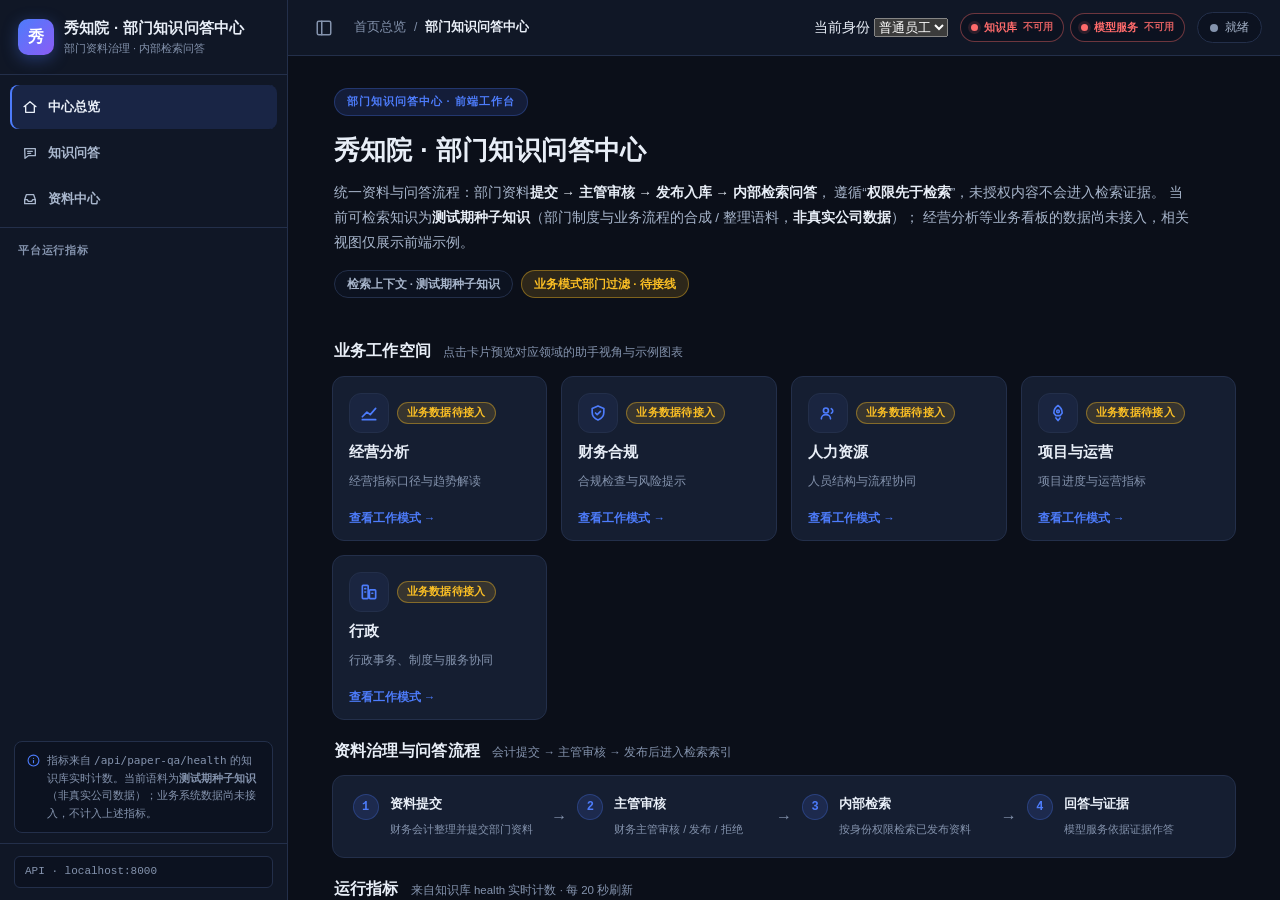
<file: static/index.html>
<!DOCTYPE html>
<html lang="zh-CN">
<head>
<meta charset="UTF-8">
<meta name="viewport" content="width=device-width, initial-scale=1.0, viewport-fit=cover">
<meta name="color-scheme" content="dark">
<title>Knowledge Lantern · 部门知识问答中心</title>
<link rel="stylesheet" href="/static/css/app.css?v=dept-qa-20260917-1">
</head>
<body>
<div id="app">

  <!-- ══════════════ 左侧导航（移动端为抽屉，含遮罩） ══════════════ -->
  <aside id="sidebar" aria-label="主导航">
    <div class="sidebar-brand">
      <div class="brand-logo" aria-hidden="true">秀</div>
      <div class="brand-text">
        <div class="brand-title">秀知院 · 部门知识问答中心</div>
        <div class="brand-sub">部门资料治理 · 内部检索问答</div>
      </div>
      <div class="sidebar-actions">
        <button class="icon-btn" id="btn-close-sidebar" type="button" title="关闭导航" aria-label="关闭导航">
          <svg width="16" height="16" viewBox="0 0 24 24" fill="none" stroke="currentColor" stroke-width="2" stroke-linecap="round" aria-hidden="true"><line x1="6" y1="6" x2="18" y2="18"/><line x1="18" y1="6" x2="6" y2="18"/></svg>
        </button>
      </div>
    </div>

    <!-- 视图导航 -->
    <nav class="sidebar-nav" aria-label="视图切换">
      <button class="nav-item is-active" type="button" data-view="home" aria-current="page">
        <span class="nav-icon" aria-hidden="true"><svg width="16" height="16" viewBox="0 0 24 24" fill="none" stroke="currentColor" stroke-width="2" stroke-linecap="round" stroke-linejoin="round"><path d="M3 11.5 12 4l9 7.5"/><path d="M5.5 10.5V20h13v-9.5"/></svg></span><span>中心总览</span>
      </button>
      <button class="nav-item" type="button" data-view="knowledge">
        <span class="nav-icon" aria-hidden="true"><svg width="16" height="16" viewBox="0 0 24 24" fill="none" stroke="currentColor" stroke-width="2" stroke-linecap="round" stroke-linejoin="round"><path d="M4 5.5h16v10.5H9.5L4.5 20z"/><path d="M8.5 9.5h7"/><path d="M8.5 12.5h4.5"/></svg></span><span>知识问答</span>
      </button>
      <button class="nav-item" type="button" data-view="ingest">
        <span class="nav-icon" aria-hidden="true"><svg width="16" height="16" viewBox="0 0 24 24" fill="none" stroke="currentColor" stroke-width="2" stroke-linecap="round" stroke-linejoin="round"><path d="M4 13h4l1.5 2.5h5L16 13h4"/><path d="M6.5 5.5h11l2.5 7.5v6h-16v-6z"/></svg></span><span>资料中心</span>
      </button>
    </nav>

    <!-- 知识视图：本页会话记录 -->
    <div class="sidebar-context" id="context-sessions" hidden>
      <div class="sidebar-search">
        <div class="search-box">
          <svg width="14" height="14" viewBox="0 0 24 24" fill="none" stroke="currentColor" stroke-width="2" stroke-linecap="round" aria-hidden="true"><circle cx="11" cy="11" r="7"/><line x1="21" y1="21" x2="16.5" y2="16.5"/></svg>
          <input id="session-search" type="text" placeholder="搜索本页会话…" aria-label="搜索本页会话">
        </div>
      </div>
      <div class="sidebar-search">
        <button class="btn btn-ghost btn-sm btn-block" id="btn-new-session" type="button">
          <svg width="14" height="14" viewBox="0 0 24 24" fill="none" stroke="currentColor" stroke-width="2" stroke-linecap="round" aria-hidden="true"><line x1="12" y1="5" x2="12" y2="19"/><line x1="5" y1="12" x2="19" y2="12"/></svg>
          新建会话
        </button>
      </div>
      <div class="sidebar-section-label">
        <span>本页会话记录</span>
        <button class="icon-btn" id="btn-refresh-sessions" type="button" title="刷新会话列表" aria-label="刷新会话列表">
          <svg width="14" height="14" viewBox="0 0 24 24" fill="none" stroke="currentColor" stroke-width="2" stroke-linecap="round" aria-hidden="true"><polyline points="23 4 23 10 17 10"/><path d="M20.49 15a9 9 0 1 1-2.12-9.36L23 10"/></svg>
        </button>
      </div>
      <div class="sidebar-sessions" id="session-list"></div>
      <div class="sidebar-note">
        <svg width="13" height="13" viewBox="0 0 24 24" fill="none" stroke="currentColor" stroke-width="2" stroke-linecap="round" aria-hidden="true"><circle cx="12" cy="12" r="10"/><line x1="12" y1="16" x2="12" y2="12"/><line x1="12" y1="8" x2="12.01" y2="8"/></svg>
        <span>问答会话记录保存在浏览器本地，并按当前身份请求后端校验。</span>
      </div>
    </div>

    <!-- 首页视图：平台运行指标（来自 health 实时计数） -->
    <div class="sidebar-context" id="context-home" hidden>
      <div class="sidebar-section-label"><span>平台运行指标</span></div>
      <div class="home-metrics" id="home-metrics"></div>
      <div class="sidebar-note">
        <svg width="13" height="13" viewBox="0 0 24 24" fill="none" stroke="currentColor" stroke-width="2" stroke-linecap="round" aria-hidden="true"><circle cx="12" cy="12" r="10"/><line x1="12" y1="16" x2="12" y2="12"/><line x1="12" y1="8" x2="12.01" y2="8"/></svg>
        <span>指标来自 <code>/api/paper-qa/health</code> 的知识库实时计数。当前语料为<b>测试期种子知识</b>（非真实公司数据）；业务系统数据尚未接入，不计入上述指标。</span>
      </div>
    </div>

    <div class="sidebar-footer">
      <div class="endpoint-chip" id="endpoint-chip" title="API 端点">连接中…</div>
    </div>
  </aside>
  <div class="sidebar-backdrop" id="sidebar-backdrop" hidden></div>

  <!-- ══════════════ 主区域 ══════════════ -->
  <main id="main">
    <div class="main-header">
      <button class="icon-btn" id="btn-toggle-sidebar" type="button" title="折叠/展开侧边栏" aria-label="折叠/展开侧边栏" aria-controls="sidebar" aria-expanded="true">
        <svg width="18" height="18" viewBox="0 0 24 24" fill="none" stroke="currentColor" stroke-width="2" stroke-linecap="round" aria-hidden="true"><rect x="3" y="3" width="18" height="18" rx="2"/><line x1="9" y1="3" x2="9" y2="21"/></svg>
      </button>
      <div class="crumb">
        <span class="crumb-home" id="crumb-home">中心总览</span>
        <span class="crumb-sep" aria-hidden="true">/</span>
        <span class="crumb-current" id="crumb-current">部门知识问答中心</span>
      </div>
      <span class="spacer"></span>
      <label class="identity-select" for="identity-select">当前身份
        <select id="identity-select" aria-label="切换当前身份（演示身份）">
          <option value="employee">普通员工</option>
          <option value="accountant">财务会计</option>
          <option value="finance_supervisor">财务主管</option>
        </select>
      </label>

      <div class="route-badge INTERNAL_RETRIEVAL" id="fixed-route-badge" title="知识工作空间使用内部检索；系统仅保留 DIRECT 与 INTERNAL_RETRIEVAL 两条路径" hidden>
        <span class="dot"></span>INTERNAL_RETRIEVAL
      </div>

      <div class="health-group" role="group" aria-label="服务健康状态">
        <div class="health-chip" id="health-db" data-state="checking">
          <span class="health-dot"></span><span class="health-label">知识库</span>
          <span class="health-detail" id="health-db-detail">检查中…</span>
        </div>
        <div class="health-chip" id="health-model" data-state="checking">
          <span class="health-dot"></span><span class="health-label">模型服务</span>
          <span class="health-detail" id="health-model-detail">检查中…</span>
        </div>
      </div>

      <span class="status-pill" role="status" aria-live="polite">
        <span class="status-dot idle" id="status-dot"></span>
        <span id="status-text">就绪</span>
      </span>
    </div>

    <!-- ══════════ 视图一：中心总览 ══════════ -->
    <section id="view-home" class="view-panel" aria-label="中心总览">
      <div class="home-scroll">

        <div class="hero-block">
          <div class="hero-badge">部门知识问答中心 · 前端工作台</div>
          <h1>秀知院 · 部门知识问答中心</h1>
          <p class="hero-sub">
            统一资料与问答流程：部门资料<b>提交 → 主管审核 → 发布入库 → 内部检索问答</b>，
            遵循“<b>权限先于检索</b>”，未授权内容不会进入检索证据。
            当前可检索知识为<b>测试期种子知识</b>（部门制度与业务流程的合成 / 整理语料，<b>非真实公司数据</b>）；
            经营分析等业务看板的数据尚未接入，相关视图仅展示前端示例。
          </p>
          <div class="hero-scope" role="note">
            <span class="scope-chip">检索上下文 · 测试期种子知识</span>
            <span class="scope-chip pending">业务模式部门过滤 · 待接线</span>
          </div>
        </div>

        <div class="section-head">
          <h2>业务工作空间</h2>
          <span class="section-hint">点击卡片预览对应领域的助手视角与示例图表</span>
        </div>
        <div class="mode-grid" id="mode-grid" role="list"></div>

        <div class="section-head">
          <h2>资料治理与问答流程</h2>
          <span class="section-hint">会计提交 → 主管审核 → 发布后进入检索索引</span>
        </div>
        <div class="flow-strip" aria-label="资料治理与问答流程">
          <div class="flow-step"><span class="flow-idx">1</span><div><b>资料提交</b><i>财务会计整理并提交部门资料</i></div></div>
          <span class="flow-arrow" aria-hidden="true">→</span>
          <div class="flow-step"><span class="flow-idx">2</span><div><b>主管审核</b><i>财务主管审核 / 发布 / 拒绝</i></div></div>
          <span class="flow-arrow" aria-hidden="true">→</span>
          <div class="flow-step"><span class="flow-idx">3</span><div><b>内部检索</b><i>按身份权限检索已发布资料</i></div></div>
          <span class="flow-arrow" aria-hidden="true">→</span>
          <div class="flow-step"><span class="flow-idx">4</span><div><b>回答与证据</b><i>模型服务依据证据作答</i></div></div>
        </div>

        <div class="section-head">
          <h2>运行指标</h2>
          <span class="section-hint">来自知识库 health 实时计数 · 每 20 秒刷新</span>
        </div>
        <div class="stat-grid" id="stat-grid"></div>

        <!-- 业务模式工作提示（卡片点击后显示） -->
        <div class="mode-workspace" id="mode-workspace" hidden>
          <div class="mode-ws-banner">
            <span class="banner-icon" aria-hidden="true">
              <svg width="16" height="16" viewBox="0 0 24 24" fill="none" stroke="currentColor" stroke-width="2" stroke-linecap="round" aria-hidden="true"><circle cx="12" cy="12" r="10"/><line x1="12" y1="16" x2="12" y2="12"/><line x1="12" y1="8" x2="12.01" y2="8"/></svg>
            </span>
            <div>
              <b id="mode-ws-name">经营分析</b>
              <p>业务看板数据<b>尚未接入</b>：示例问题会切换到知识问答视图，由当前可检索的
              <b>测试期种子知识</b>（部门制度与业务流程语料，非真实公司数据）检索作答；
              图表为前端按该模式生成的<b>示例序列</b>，不代表任何真实经营结果。
              业务模式的部门过滤（applicable_departments）<b>待后端接线</b>，当前证据不按部门筛选。</p>
            </div>
          </div>
          <div class="mode-ws-actions">
            <span class="mode-ws-label">示例问题（交给知识检索回答）：</span>
            <div class="prompt-chip-wrap" id="prompt-chips"></div>
          </div>
        </div>

        <!-- 图表卡 -->
        <div class="chart-card">
          <div class="chart-head">
            <div class="chart-title-wrap">
              <h2>生成分析图</h2>
              <span class="data-badge demo" id="chart-data-badge">示例数据 · 前端生成</span>
            </div>
            <div class="chart-controls">
              <label class="ctl">业务模式
                <select id="chart-mode" aria-label="选择业务模式"></select>
              </label>
              <label class="ctl" id="ctl-granularity">时间粒度
                <select id="chart-granularity" aria-label="选择时间粒度">
                  <option value="day">按日</option>
                  <option value="week">按周</option>
                  <option value="month" selected>按月</option>
                  <option value="quarter">按季</option>
                </select>
              </label>
              <div class="seg" id="chart-type-seg" role="group" aria-label="图表类型">
                <button class="seg-btn is-active" type="button" data-type="line" aria-pressed="true">折线</button>
                <button class="seg-btn" type="button" data-type="bar" aria-pressed="false">柱状</button>
              </div>
              <button class="btn btn-primary btn-sm" id="btn-gen-chart" type="button">生成分析图</button>
            </div>
          </div>
          <div class="chart-body">
            <div class="chart-main-title" id="chart-main-title">生成中…</div>
            <div class="chart-svg" id="chart-svg" aria-label="分析图"></div>
            <details class="chart-data-table" id="chart-data-table">
              <summary>数据明细</summary>
              <div class="chart-table-wrap" id="chart-table-body"></div>
            </details>
          </div>
          <div class="chart-foot">
            <span><b>数据状态：</b><span id="chart-status">—</span></span>
            <span><b>时间范围：</b><span id="chart-range">—</span></span>
            <span><b>来源说明：</b><span id="chart-source">—</span></span>
          </div>
        </div>

      </div>
    </section>

    <!-- ══════════ 视图二：资料中心 ══════════ -->
    <section id="view-ingest" class="view-panel" aria-label="资料中心" hidden>
      <div class="standalone-page">
        <div class="page-kicker">KNOWLEDGE GOVERNANCE · 资料治理</div>
        <h1>资料中心</h1>
        <p class="page-lead">会计提交 → 财务主管审核 → 发布入库。资料只有通过审核发布后才会进入检索索引。
          本页按所选身份展示可用操作：<b>财务会计</b>填写并提交资料，<b>财务主管</b>审核 / 发布 / 拒绝。
          前端禁用或隐藏仅作体验引导，不是权限边界 —— 真实授权由后端 IAM 按 user_id 校验。</p>

        <div class="knowledge-admin-panel" id="knowledge-admin-panel" hidden>
          <div class="section-kicker">ACCOUNTANT SUBMIT · SUPERVISOR REVIEW</div>
          <h3>会计提交 / 主管审核工作台</h3>
          <p class="muted" id="knowledge-role-note">切换右上角身份后，此工作台会自动按身份启用或停用控件；越权操作仍会被后端拒绝。</p>

          <div class="admin-field-grid">
            <div class="field">
              <label for="ingest-document-id">文档 ID <span class="field-opt">（可留空自动生成）</span></label>
              <input id="ingest-document-id" placeholder="例如 DOC-SAMPLE-001">
            </div>
            <div class="field">
              <label for="ingest-title">资料标题 <span class="field-req">必填</span></label>
              <input id="ingest-title" placeholder="一句话说明资料主题" required>
            </div>
            <div class="field">
              <label for="ingest-classification">资料密级</label>
              <select id="ingest-classification" title="资料密级：public 公开 / internal 内部 / restricted 受限">
                <option value="internal">internal（内部）</option>
                <option value="restricted">restricted（受限）</option>
                <option value="public">public（公开）</option>
              </select>
            </div>
            <div class="field">
              <label for="ingest-department">所属部门 <span class="field-opt">（展示用元数据）</span></label>
              <select id="ingest-department" title="展示用部门标签；授权仍由 classification 决定">
                <option value="财务合规" selected>财务合规</option>
                <option value="经营分析">经营分析</option>
                <option value="人力资源">人力资源</option>
                <option value="项目与运营">项目与运营</option>
                <option value="行政">行政</option>
              </select>
            </div>
          </div>

          <div class="field">
            <label for="ingest-content">资料正文 <span class="field-req">必填</span></label>
            <textarea id="ingest-content" rows="4" placeholder="粘贴资料正文…" required></textarea>
          </div>

          <div class="field-pending" aria-disabled="true">
            <div class="field-pending-head">
              <span>适用部门过滤（applicable_departments）</span>
              <span class="pending-badge">待接线</span>
            </div>
            <div class="pending-chips" aria-hidden="true">
              <span>财务</span><span>经营分析</span><span>人力资源</span><span>项目与运营</span><span>行政</span>
            </div>
            <p class="muted">当前 <code>/api/knowledge/ingest</code> 与检索接口尚未接收适用部门字段，前端不会伪造该参数；
              接入后将用于「进入检索前按部门过滤」。</p>
          </div>

          <div class="admin-form-actions">
            <button class="btn btn-primary" id="btn-ingest" type="button">
              <span class="spinner" id="ingest-spinner"></span>
              <span id="ingest-text">提交审核</span>
            </button>
            <button class="btn btn-ghost" id="btn-refresh-docs" type="button">刷新待审资料</button>
          </div>
          <div id="knowledge-admin-status" class="admin-status" role="status" aria-live="polite"></div>
          <div id="knowledge-admin-list" class="admin-list"></div>
        </div>
      </div>
    </section>

    <!-- ══════════ 视图三：知识问答（部门知识库内部检索工作空间） ══════════ -->
    <section id="view-knowledge" class="view-panel" aria-label="知识问答" hidden>
      <div class="chat-area" id="chat-area">
        <div class="chat-inner" id="chat-inner"></div>
      </div>

      <div class="input-area">
        <div class="input-shell">
          <!-- 领域选择器：前端工作上下文（非 Agent、非用户权限），由 JS 按 BUSINESS_MODES 渲染 -->
          <div class="biz-selector" id="biz-selector" role="group" aria-label="问答领域">
            <div class="biz-selector-head">
              <span class="biz-selector-title">问答领域</span>
              <span class="biz-selector-hint" id="biz-selector-hint">部门知识库检索问答</span>
            </div>
            <div class="biz-selector-btns" id="biz-selector-btns"></div>
            <div class="biz-selector-notice" id="biz-selector-notice" hidden></div>
          </div>
          <div class="input-row">
            <label class="sr-only" for="task-input">知识问题输入</label>
            <textarea id="task-input" rows="2"
              placeholder="输入问题，例如：财务合规的“月末结账”处理流程是什么？"
              aria-label="知识问题输入"></textarea>
            <button class="btn btn-primary" id="submit-btn" type="button">
              <span class="spinner" id="spinner"></span>
              <span id="submit-text">发送</span>
            </button>
            <button class="btn btn-ghost" id="cancel-btn" type="button" style="display:none">取消</button>
          </div>
          <div class="input-hints">
            <span><kbd>Enter</kbd> 发送 · <kbd>Shift+Enter</kbd> 换行</span>
            <span>固定内部检索路由 INTERNAL_RETRIEVAL → 模型服务依据证据作答</span>
          </div>
        </div>
      </div>
    </section>
  </main>
</div>

<!-- Toast -->
<div id="toast" role="status" aria-live="polite"></div>

<script type="module" src="/static/js/app.js?v=dept-qa-20260917-1"></script>
</body>
</html>
</file>
<file: static/css/app.css>
/* ═══════════════════════════════════════════════════════════════════
   Knowledge Lantern — 部门知识问答中心 设计系统（深色企业知识工作台）
   可信蓝主色 + 状态绿辅助 · INTERNAL_RETRIEVAL → 模型服务
   自包含：无外部 CDN / 字体依赖，纯 CSS 变量主题
   可读性 / 键盘可用性 / 移动端优先，动效克制
   ═══════════════════════════════════════════════════════════════════ */

:root {
  /* ── 主题色板（深色企业风：靛蓝主色 + 语义色）── */
  --bg-root: #0b0f19;
  --bg-surface: #101726;
  --bg-card: #151e31;
  --bg-elev: #1a2540;
  --bg-hover: #1e2a46;
  --bg-input: #0c1220;
  --border: #232f4a;
  --border-strong: #33415e;
  --text-primary: #e8eef7;
  --text-secondary: #a8b6cc;
  --text-muted: #8493ad;

  --accent: #4d7cfb;
  --accent-hover: #6b92ff;
  --accent-strong: #3560d6;        /* 主按钮填充：白字 ≥4.5:1 (WCAG AA) */
  --accent-strong-hover: #3f6adc;  /* 主按钮 hover：白字 ≥4.5:1 */
  --accent-soft: rgba(77, 124, 251, 0.14);
  --accent-dim: rgba(77, 124, 251, 0.28);

  --green: #3dd68c;
  --green-soft: rgba(61, 214, 140, 0.14);
  --red: #ff6b6b;
  --red-soft: rgba(255, 107, 107, 0.14);
  --yellow: #fbbf24;
  --yellow-soft: rgba(251, 191, 36, 0.14);
  --blue: #5aa2ff;
  --blue-soft: rgba(90, 162, 255, 0.14);
  --purple: #a78bfa;
  --purple-soft: rgba(167, 139, 250, 0.14);

  /* ── 字体 ── */
  --font-sans: -apple-system, BlinkMacSystemFont, "Segoe UI", "PingFang SC",
    "Hiragino Sans GB", "Microsoft YaHei", "Noto Sans CJK SC", "Helvetica Neue",
    Arial, sans-serif;
  --font-mono: "JetBrains Mono", "SFMono-Regular", "Cascadia Code", Consolas,
    "Courier New", monospace;

  /* ── 布局 / 圆角 / 阴影 ── */
  --sidebar-width: 288px;
  --radius-lg: 16px;
  --radius: 12px;
  --radius-sm: 8px;
  --radius-xs: 6px;
  --shadow-card: 0 1px 2px rgba(0, 0, 0, 0.3), 0 4px 16px rgba(0, 0, 0, 0.22);
  --shadow-pop: 0 8px 32px rgba(0, 0, 0, 0.45);
  --shadow-accent: 0 4px 16px rgba(77, 124, 251, 0.35);

  --header-h: 56px;
  --transition: 0.18s ease;
}

* { box-sizing: border-box; margin: 0; padding: 0; }

html, body { height: 100%; }

body {
  font-family: var(--font-sans);
  background: var(--bg-root);
  color: var(--text-primary);
  line-height: 1.6;
  -webkit-font-smoothing: antialiased;
  font-size: 14px;
}

#app { display: flex; height: 100vh; height: 100dvh; overflow: hidden; }

a { color: var(--accent); }
a:hover { color: var(--accent-hover); }

:focus-visible { outline: 2px solid var(--accent); outline-offset: 2px; border-radius: var(--radius-xs); }

/* 结构性隐藏文本（表单标签） */
.sr-only {
  position: absolute; width: 1px; height: 1px; padding: 0; margin: -1px;
  overflow: hidden; clip: rect(0 0 0 0); white-space: nowrap; border: 0;
}

/* 尊重系统的减少动效偏好 */
@media (prefers-reduced-motion: reduce) {
  *, *::before, *::after {
    animation-duration: .001ms !important;
    animation-iteration-count: 1 !important;
    transition-duration: .001ms !important;
    scroll-behavior: auto !important;
  }
}
::-webkit-scrollbar { width: 8px; height: 8px; }
::-webkit-scrollbar-track { background: transparent; }
::-webkit-scrollbar-thumb { background: var(--border); border-radius: 4px; }
::-webkit-scrollbar-thumb:hover { background: var(--border-strong); }

/* ═══════════════════════════════════════════════════════════════
   Sidebar
   ═══════════════════════════════════════════════════════════════ */
#sidebar {
  width: var(--sidebar-width);
  min-width: var(--sidebar-width);
  background: var(--bg-surface);
  border-right: 1px solid var(--border);
  display: flex;
  flex-direction: column;
  overflow: hidden;
  transition: width var(--transition), min-width var(--transition), transform var(--transition);
  z-index: 30;
}
#sidebar.collapsed { width: 0; min-width: 0; border-right: none; }

/* 移动端抽屉 + 遮罩 */
.sidebar-backdrop {
  position: fixed; inset: 0; z-index: 25;
  background: rgba(3, 7, 18, .62);
}
#btn-close-sidebar { display: none; }

@media (max-width: 900px) {
  #sidebar {
    position: fixed;
    inset: 0 auto 0 0;
    transform: translateX(-100%);
    width: min(var(--sidebar-width), 86vw);
    min-width: min(var(--sidebar-width), 86vw);
    box-shadow: var(--shadow-pop);
  }
  /* 移动端忽略桌面 collapsed 宽度，统一用 mobile-open 控制显隐 */
  #sidebar.collapsed { width: min(var(--sidebar-width), 86vw); min-width: min(var(--sidebar-width), 86vw); border-right: 1px solid var(--border); }
  #sidebar.mobile-open { transform: translateX(0); }
  #btn-close-sidebar { display: inline-flex; }
}
@media (min-width: 901px) {
  .sidebar-backdrop { display: none !important; }
}

.sidebar-brand {
  display: flex;
  align-items: center;
  gap: 10px;
  padding: 16px 18px;
  border-bottom: 1px solid var(--border);
}
.brand-logo {
  width: 36px; height: 36px; border-radius: 10px;
  background: linear-gradient(135deg, var(--accent), #8b5cf6);
  display: flex; align-items: center; justify-content: center;
  color: #fff; font-weight: 800; font-size: 16px;
  box-shadow: var(--shadow-accent);
  flex-shrink: 0;
}
.brand-text { min-width: 0; flex: 1; }
.brand-title {
  font-size: 15px; font-weight: 700; letter-spacing: .2px;
  white-space: nowrap; overflow: hidden; text-overflow: ellipsis;
}
.brand-sub { font-size: 11px; color: var(--text-muted); white-space: nowrap; }

.sidebar-actions { display: flex; gap: 4px; flex-shrink: 0; }
.icon-btn {
  width: 36px; height: 36px; border-radius: var(--radius-sm);
  background: transparent; border: none; color: var(--text-muted);
  cursor: pointer; display: inline-flex; align-items: center; justify-content: center;
  transition: background var(--transition), color var(--transition);
}
.icon-btn:hover { background: var(--bg-hover); color: var(--text-primary); }
/* 触屏设备保证主要图标按钮 ≥44px */
@media (pointer: coarse) {
  .icon-btn { width: 44px; height: 44px; }
}

.sidebar-search { padding: 12px 14px 4px; }
.search-box {
  display: flex; align-items: center; gap: 8px;
  background: var(--bg-input); border: 1px solid var(--border);
  border-radius: var(--radius-sm); padding: 8px 12px;
  transition: border-color var(--transition);
}
.search-box:focus-within { border-color: var(--accent); }
.search-box input {
  flex: 1; min-width: 0; background: none; border: none; outline: none;
  color: var(--text-primary); font-size: 13px; font-family: var(--font-sans);
}
.search-box input::placeholder { color: var(--text-muted); }
.search-box svg { flex-shrink: 0; color: var(--text-muted); }

.sidebar-section-label {
  padding: 14px 18px 6px;
  font-size: 11px; font-weight: 700; letter-spacing: .8px;
  color: var(--text-muted); text-transform: uppercase;
  display: flex; align-items: center; justify-content: space-between;
}

.sidebar-sessions {
  flex: 1; overflow-y: auto; padding: 4px 8px 8px;
}
.session-item {
  padding: 10px 12px; border-radius: var(--radius-sm);
  cursor: pointer; font-size: 13px; color: var(--text-secondary);
  transition: background var(--transition), color var(--transition);
  margin-bottom: 2px;
  display: flex; align-items: center; gap: 8px;
}
.session-item:hover { background: var(--bg-hover); color: var(--text-primary); }
.session-item.active {
  background: var(--accent-soft); color: var(--text-primary);
  box-shadow: inset 2px 0 0 var(--accent);
}
.session-item .icon { font-size: 15px; flex-shrink: 0; }
.session-item .title {
  flex: 1; min-width: 0;
  overflow: hidden; text-overflow: ellipsis; white-space: nowrap;
}
.session-item .steps {
  font-size: 11px; color: var(--text-muted);
  background: var(--bg-card); border: 1px solid var(--border);
  padding: 1px 8px; border-radius: 10px; flex-shrink: 0;
  font-variant-numeric: tabular-nums;
}

.sidebar-note {
  margin: 0 14px 10px;
  padding: 10px 12px;
  background: var(--bg-input); border: 1px solid var(--border);
  border-radius: var(--radius-sm);
  font-size: 11px; color: var(--text-muted); line-height: 1.6;
  display: flex; gap: 7px; align-items: flex-start;
}
.sidebar-note svg { flex-shrink: 0; margin-top: 2px; color: var(--accent); }

.sidebar-footer {
  padding: 12px 14px; border-top: 1px solid var(--border);
  display: flex; flex-direction: column; gap: 8px;
}
.endpoint-chip {
  font-size: 11px; color: var(--text-muted);
  font-family: var(--font-mono);
  background: var(--bg-input); border: 1px solid var(--border);
  border-radius: var(--radius-xs); padding: 6px 10px;
  overflow: hidden; text-overflow: ellipsis; white-space: nowrap;
}

/* ═══════════════════════════════════════════════════════════════
   Main / Header
   ═══════════════════════════════════════════════════════════════ */
#main {
  flex: 1; display: flex; flex-direction: column;
  overflow: hidden; min-width: 0;
}

.main-header {
  height: var(--header-h);
  padding: 0 18px;
  border-bottom: 1px solid var(--border);
  background: var(--bg-surface);
  display: flex; align-items: center; gap: 12px;
  flex-shrink: 0;
}
.crumb { display: flex; align-items: center; gap: 8px; min-width: 0; }
.crumb .crumb-home { font-size: 13px; color: var(--text-muted); flex-shrink: 0; }
.crumb .crumb-sep { color: var(--text-muted); flex-shrink: 0; font-size: 12px; }
.crumb .crumb-current {
  font-size: 13px; font-weight: 600; color: var(--text-primary);
  overflow: hidden; text-overflow: ellipsis; white-space: nowrap; max-width: 28vw;
}
.main-header .spacer { flex: 1; }

/* 固定路由徽章 */
.route-badge {
  display: inline-flex; align-items: center; gap: 6px;
  padding: 5px 12px; border-radius: 20px;
  font-size: 12px; font-weight: 700; letter-spacing: .3px;
  border: 1px solid; font-family: var(--font-sans);
  white-space: nowrap;
}
.route-badge.INTERNAL_RETRIEVAL { color: var(--blue); background: var(--blue-soft); border-color: rgba(90,162,255,.4); }
.route-badge .dot { width: 7px; height: 7px; border-radius: 50%; background: currentColor; }
#fixed-route-badge { flex-shrink: 0; }

/* 健康状态 */
.health-group { display: flex; gap: 6px; flex-shrink: 0; }
.health-chip {
  display: inline-flex; align-items: center; gap: 6px;
  padding: 5px 10px; border-radius: 20px;
  background: var(--bg-input); border: 1px solid var(--border);
  font-size: 11px; color: var(--text-secondary); font-weight: 600;
}
.health-chip .health-dot { width: 7px; height: 7px; border-radius: 50%; background: var(--text-muted); flex-shrink: 0; }
.health-chip[data-state="ok"] .health-dot { background: var(--green); box-shadow: 0 0 0 3px var(--green-soft); }
.health-chip[data-state="error"] .health-dot { background: var(--red); box-shadow: 0 0 0 3px var(--red-soft); }
.health-chip[data-state="checking"] .health-dot { background: var(--yellow); animation: pulse 1.4s infinite; }
.health-chip[data-state="error"] { border-color: rgba(255,107,107,.4); color: var(--red); }
.health-chip[data-state="ok"] { border-color: rgba(61,214,140,.35); }
.health-detail {
  font-family: var(--font-mono); font-size: 10px; color: inherit; opacity: .85;
  max-width: 140px; overflow: hidden; text-overflow: ellipsis; white-space: nowrap;
}
@keyframes pulse { 0%,100% {opacity:1} 50% {opacity:.35} }

.status-pill {
  display: inline-flex; align-items: center; gap: 7px;
  padding: 5px 12px; border-radius: 20px;
  background: var(--bg-input); border: 1px solid var(--border);
  font-size: 12px; font-weight: 500; color: var(--text-secondary);
  flex-shrink: 0;
}
.status-dot { width: 8px; height: 8px; border-radius: 50%; background: var(--text-muted); flex-shrink: 0; }
.status-dot.idle { background: var(--text-muted); }
.status-dot.running { background: var(--green); animation: pulse 1.4s infinite; }
.status-dot.error { background: var(--red); }
.status-dot.disconnected { background: var(--yellow); }

/* ═══════════════════════════════════════════════════════════════
   Chat area
   ═══════════════════════════════════════════════════════════════ */
.chat-area {
  flex: 1; overflow-y: auto; padding: 20px clamp(16px, 5vw, 56px) 12px;
  display: flex; flex-direction: column; gap: 16px;
}
.chat-inner { max-width: 880px; margin: 0 auto; width: 100%; display: flex; flex-direction: column; gap: 16px; }

/* Empty state */
.empty-state {
  display: flex; flex-direction: column; align-items: center; justify-content: center;
  min-height: 62vh; gap: 14px; color: var(--text-muted); text-align: center; padding: 24px;
}
.empty-state .logo-ring {
  width: 72px; height: 72px; border-radius: 20px;
  background: linear-gradient(135deg, var(--accent), #8b5cf6);
  display: flex; align-items: center; justify-content: center;
  color: #fff; box-shadow: var(--shadow-accent);
}
.empty-state h3 { font-size: 20px; color: var(--text-primary); letter-spacing: .5px; }
.empty-state .tagline { font-size: 13px; color: var(--text-muted); max-width: 560px; line-height: 1.8; }
.empty-route {
  display: flex; align-items: center; gap: 10px; margin-top: 4px; flex-wrap: wrap; justify-content: center;
}
.empty-route-note { font-size: 12px; color: var(--text-muted); }

.test-questions { margin-top: 10px; max-width: 600px; width: 100%; }
.test-label {
  font-size: 12px; font-weight: 700; color: var(--text-secondary);
  margin-bottom: 8px; letter-spacing: .4px;
}
.test-chip-wrap { display: flex; flex-direction: column; gap: 8px; }
.test-chip {
  text-align: left; font-size: 13px; color: var(--text-secondary);
  background: var(--bg-card); border: 1px solid var(--border);
  border-radius: var(--radius-sm); padding: 9px 14px; cursor: pointer;
  transition: all var(--transition); line-height: 1.5;
  font-family: var(--font-sans);
}
.test-chip:hover {
  background: var(--bg-hover); border-color: var(--accent-dim); color: var(--text-primary);
}
.test-chip:active { transform: scale(.995); }

/* Cards */
.card {
  background: var(--bg-card); border: 1px solid var(--border);
  border-radius: var(--radius); padding: 16px 18px;
  box-shadow: var(--shadow-card);
  animation: fadeIn .22s ease;
}
.card.user { border-left: 3px solid var(--accent); }
.card.assistant { border-left: 3px solid var(--border); }
.card.pending { opacity: .75; }
.card-header {
  font-size: 12px; font-weight: 700; color: var(--text-muted);
  margin-bottom: 8px; letter-spacing: .4px;
  display: flex; align-items: center; gap: 6px;
}
@keyframes fadeIn { from { opacity: 0; transform: translateY(-4px); } to { opacity: 1; transform: translateY(0); } }

.answer-body {
  white-space: pre-wrap; word-break: break-word;
  line-height: 1.75; font-size: 13.5px; color: var(--text-primary);
}
.answer-body.empty { color: var(--text-muted); font-style: italic; }

.pending-row {
  display: flex; align-items: center; gap: 10px;
  color: var(--text-muted); font-size: 13px; padding: 6px 0;
}

/* 回答元信息条 */
.answer-meta {
  display: flex; flex-wrap: wrap; gap: 6px; align-items: center;
  margin: 10px 0 12px;
}
.answer-meta .route-badge { font-size: 11px; padding: 3px 10px; }
.meta-chip {
  font-size: 11px; color: var(--text-muted);
  background: var(--bg-input); border: 1px solid var(--border);
  border-radius: 6px; padding: 2px 8px; font-family: var(--font-mono);
}
.meta-chip.pending { color: var(--yellow); border-color: rgba(251,191,36,.4); background: var(--yellow-soft); }
.empty-scope { display: flex; flex-wrap: wrap; gap: 8px; justify-content: center; margin-top: 6px; }

/* 模型服务不可用警告 */
.warn-banner {
  display: flex; gap: 8px; align-items: flex-start;
  background: var(--yellow-soft); border: 1px solid rgba(251,191,36,.4);
  color: var(--yellow); border-radius: var(--radius-sm);
  padding: 10px 12px; font-size: 12px; margin-bottom: 12px; line-height: 1.6;
  word-break: break-word;
}

/* ═══════════════════════════════════════════════════════════════
   来源卡片（检索证据）
   ═══════════════════════════════════════════════════════════════ */
.sources-section { margin-top: 4px; }
.sources-header {
  display: flex; align-items: center; justify-content: space-between; gap: 8px;
  font-size: 12px; font-weight: 700; color: var(--text-secondary);
  margin-bottom: 8px;
}
.sources-hint { font-size: 11px; font-weight: 400; color: var(--text-muted); }
.rerank-note { font-size: 11px; font-weight: 500; color: var(--yellow); }
.rerank-note.active { color: var(--green); }
.sources-list { display: flex; flex-direction: column; gap: 8px; }

.source-card {
  background: var(--bg-surface);
  border: 1px solid var(--border);
  border-radius: var(--radius-sm);
  overflow: hidden;
  transition: border-color var(--transition);
}
.source-card:hover { border-color: var(--border-strong); }
.source-card[open] { border-color: var(--accent-dim); }
.source-card-head {
  display: flex; align-items: center; gap: 10px;
  padding: 10px 14px; cursor: pointer; list-style: none;
  font-size: 12px; color: var(--text-secondary);
}
.source-card-head::-webkit-details-marker { display: none; }
.source-card-head::marker { display: none; }
.source-rank {
  width: 22px; height: 22px; border-radius: 7px; flex-shrink: 0;
  background: var(--accent-soft); color: var(--accent);
  display: flex; align-items: center; justify-content: center;
  font-size: 11px; font-weight: 800; font-family: var(--font-mono);
}
.source-main { flex: 1; min-width: 0; display: flex; flex-direction: column; gap: 1px; }
.source-title {
  color: var(--text-primary); font-weight: 600; font-size: 12.5px;
  overflow: hidden; text-overflow: ellipsis; white-space: nowrap;
}
.source-heading {
  color: var(--text-muted); font-size: 11px;
  overflow: hidden; text-overflow: ellipsis; white-space: nowrap;
}
.source-score {
  flex-shrink: 0; font-family: var(--font-mono); font-size: 12px;
  color: var(--green); font-weight: 700;
}
.source-score.none { color: var(--text-muted); }
.source-chunk {
  flex-shrink: 0; font-family: var(--font-mono); font-size: 10px;
  color: var(--text-muted); background: var(--bg-elev); border: 1px solid var(--border);
  padding: 1px 6px; border-radius: 6px; max-width: 180px;
  overflow: hidden; text-overflow: ellipsis; white-space: nowrap;
}
.source-caret {
  flex-shrink: 0; color: var(--text-muted);
  transition: transform var(--transition);
}
.source-card[open] .source-caret { transform: rotate(90deg); }

.source-body { border-top: 1px solid var(--border); padding: 10px 14px 12px; }
.source-fields {
  display: flex; flex-wrap: wrap; gap: 4px 14px; margin-bottom: 8px;
  font-size: 11px; color: var(--text-muted);
}
.source-fields b { color: var(--text-secondary); font-weight: 600; margin-right: 3px; }
.source-excerpt {
  white-space: pre-wrap; word-break: break-word;
  font-size: 12px; line-height: 1.7; color: var(--text-secondary);
  background: var(--bg-input); border: 1px solid var(--border);
  border-radius: var(--radius-xs); padding: 10px 12px;
  font-family: var(--font-sans);
  max-height: 320px; overflow: auto;
}

.evidence-note {
  font-size: 12px; color: var(--text-muted);
  background: var(--bg-input); border: 1px dashed var(--border-strong);
  border-radius: var(--radius-sm); padding: 10px 14px; line-height: 1.7;
}

.graph-relations { margin-top: 14px; }
.graph-edge-card {
  margin-top: 8px; padding: 10px 12px;
  background: rgba(77, 124, 251, .07); border: 1px solid var(--border);
  border-left: 3px solid var(--accent); border-radius: var(--radius-xs);
}
.graph-triple { display: flex; align-items: center; flex-wrap: wrap; gap: 7px; font-size: 12px; }
.graph-node { color: var(--text-primary); font-weight: 650; }
.graph-predicate { color: var(--accent); font-family: var(--font-mono); font-size: 11px; }
.graph-provenance { margin-top: 6px; color: var(--text-muted); font-size: 11px; }
.graph-evidence { margin-top: 6px; color: var(--text-secondary); font-size: 12px; line-height: 1.6; }

/* 重试按钮行 */
.retry-row { margin-top: 12px; display: flex; gap: 8px; }

/* ═══════════════════════════════════════════════════════════════
   输入区
   ═══════════════════════════════════════════════════════════════ */
.input-area {
  padding: 14px clamp(16px, 5vw, 56px) 18px;
  border-top: 1px solid var(--border);
  background: var(--bg-surface);
}
.input-shell { max-width: 880px; margin: 0 auto; }
.input-row { display: flex; gap: 10px; align-items: flex-end; }
#task-input {
  flex: 1; resize: none;
  background: var(--bg-input); color: var(--text-primary);
  border: 1px solid var(--border); border-radius: var(--radius);
  padding: 13px 16px; font-size: 14px; font-family: var(--font-sans);
  outline: none; min-height: 52px; max-height: 140px; line-height: 1.6;
  transition: border-color var(--transition), box-shadow var(--transition);
}
#task-input:focus { border-color: var(--accent); box-shadow: 0 0 0 3px var(--accent-dim); }
#task-input::placeholder { color: var(--text-muted); }
#task-input:disabled { opacity: .6; cursor: not-allowed; }

.btn {
  display: inline-flex; align-items: center; justify-content: center; gap: 6px;
  min-height: 44px;
  padding: 10px 18px; border-radius: var(--radius-sm);
  font-size: 13px; font-weight: 600; cursor: pointer; border: none;
  transition: all var(--transition); white-space: nowrap;
  font-family: var(--font-sans);
}
.btn-primary { background: var(--accent-strong); color: #fff; }
.btn-primary:hover { background: var(--accent-strong-hover); }
.btn-primary:disabled, .btn:disabled { opacity: .5; cursor: not-allowed; }
.btn-ghost {
  background: transparent; color: var(--text-secondary);
  border: 1px solid var(--border);
}
.btn-ghost:hover { background: var(--bg-hover); color: var(--text-primary); }
.btn-sm { padding: 7px 12px; min-height: 36px; font-size: 12px; }
.btn-block { width: 100%; }
@media (pointer: coarse) {
  .btn-sm { min-height: 44px; }
}

.input-hints {
  display: flex; gap: 14px; flex-wrap: wrap; margin-top: 8px;
  font-size: 11px; color: var(--text-muted);
}
.input-hints kbd {
  font-family: var(--font-mono); font-size: 10px;
  background: var(--bg-elev); border: 1px solid var(--border-strong);
  border-bottom-width: 2px; border-radius: 4px; padding: 0 5px; color: var(--text-secondary);
}

/* ═══════════════════════════════════════════════════════════════
   知识工作台 · 业务模式选择器（前端业务上下文）
   ═══════════════════════════════════════════════════════════════ */
.biz-selector {
  margin-bottom: 10px;
  background: var(--bg-card);
  border: 1px solid var(--border);
  border-radius: var(--radius);
  padding: 10px 12px 12px;
}
.biz-selector-head {
  display: flex; align-items: baseline; justify-content: space-between;
  gap: 8px; flex-wrap: wrap; margin-bottom: 8px;
}
.biz-selector-title {
  font-size: 11px; font-weight: 700; letter-spacing: .6px;
  color: var(--text-muted); text-transform: uppercase;
}
.biz-selector-hint { font-size: 11px; color: var(--text-muted); }
.biz-selector-btns { display: flex; flex-wrap: wrap; gap: 6px; }
.biz-btn {
  display: inline-flex; align-items: center; gap: 6px;
  min-height: 36px;
  padding: 6px 12px; border-radius: 20px;
  background: var(--bg-input); border: 1px solid var(--border);
  color: var(--text-secondary); font-size: 12.5px; font-weight: 600;
  font-family: var(--font-sans); cursor: pointer; white-space: nowrap;
  transition: all var(--transition);
}
.biz-btn svg { flex-shrink: 0; }
.biz-btn:hover { border-color: var(--accent-dim); color: var(--text-primary); background: var(--bg-hover); }
.biz-btn.is-active { background: var(--accent-soft); border-color: var(--accent-dim); color: var(--accent); box-shadow: inset 0 0 0 1px var(--accent-dim); }
.biz-btn.is-active.connected { color: var(--green); border-color: rgba(61,214,140,.4); background: var(--green-soft); box-shadow: inset 0 0 0 1px rgba(61,214,140,.35); }
.biz-btn.is-active.pending { color: var(--yellow); border-color: rgba(251,191,36,.4); background: var(--yellow-soft); box-shadow: inset 0 0 0 1px rgba(251,191,36,.35); }
.biz-selector-notice {
  margin-top: 9px;
  font-size: 12px; line-height: 1.65;
  background: var(--bg-input); border: 1px dashed var(--border-strong);
  border-radius: var(--radius-sm); padding: 9px 12px;
  color: var(--text-secondary);
  display: flex; flex-direction: column; gap: 5px;
}
.biz-selector-notice b { font-weight: 700; color: var(--text-primary); }
.biz-selector-notice .notice-row { display: flex; gap: 8px; align-items: flex-start; }
.biz-selector-notice .notice-row .tag {
  flex-shrink: 0; font-size: 10.5px; font-weight: 700; letter-spacing: .3px;
  border-radius: 10px; padding: 1px 8px; margin-top: 1px;
}
.biz-selector-notice .notice-row .tag.ok { color: var(--green); background: var(--green-soft); border: 1px solid rgba(61,214,140,.4); }
.biz-selector-notice .notice-row .tag.pending { color: var(--yellow); background: var(--yellow-soft); border: 1px solid rgba(251,191,36,.4); }
.biz-selector-notice.warn {
  background: var(--yellow-soft); border-color: rgba(251,191,36,.4);
  color: var(--yellow);
}
@media (pointer: coarse) {
  .biz-btn { min-height: 44px; }
}
@media (max-width: 480px) {
  .biz-selector-hint { display: none; }
}

/* ═══════════════════════════════════════════════════════════════
   加载 / Toast
   ═══════════════════════════════════════════════════════════════ */
.spinner {
  width: 18px; height: 18px; border: 2px solid var(--border);
  border-top-color: var(--accent); border-radius: 50%;
  animation: spin .6s linear infinite; display: none; flex-shrink: 0;
}
.spinner.active { display: inline-block; }
@keyframes spin { to { transform: rotate(360deg); } }

#toast {
  position: fixed; bottom: 24px; right: 24px; z-index: 100;
  padding: 12px 20px; border-radius: var(--radius-sm);
  font-size: 13px; font-weight: 500; max-width: 420px;
  box-shadow: var(--shadow-pop);
  opacity: 0; transform: translateY(10px); pointer-events: none;
  transition: all .3s;
}
#toast.show { opacity: 1; transform: translateY(0); }
#toast.error { background: var(--red-soft); color: var(--red); border: 1px solid var(--red); }
#toast.success { background: var(--green-soft); color: var(--green); border: 1px solid var(--green); }
#toast.warn { background: var(--yellow-soft); color: var(--yellow); border: 1px solid var(--yellow); }
#toast.info { background: var(--blue-soft); color: var(--blue); border: 1px solid var(--blue); }

/* 空列表 */
.empty-list { padding: 24px; text-align: center; color: var(--text-muted); font-size: 13px; }

@media (max-width: 760px) {
  .main-header { padding: 0 12px; gap: 8px; }
  .crumb-current { max-width: 20vw; }
  .health-detail { display: none; }
  .health-chip { padding: 5px 9px; }
  #fixed-route-badge .dot { display: none; }
  .chat-area { padding: 14px 12px 8px; }
  .input-area { padding: 12px 12px 14px; }
  .sources-header { flex-direction: column; align-items: flex-start; gap: 2px; }
  .source-chunk { max-width: 110px; }
}

/* ═══════════════════════════════════════════════════════════════
   企业智能体平台 · 双视图 / 总览 / 图表（v2 新增）
   ═══════════════════════════════════════════════════════════════ */
[hidden] { display: none !important; }

/* ── 左侧导航（视图切换） ── */
.sidebar-nav {
  padding: 10px 10px 6px;
  border-bottom: 1px solid var(--border);
  display: flex; flex-direction: column; gap: 2px;
}
.nav-item {
  display: flex; align-items: center; gap: 10px;
  min-height: 44px;
  padding: 9px 12px; border-radius: var(--radius-sm);
  border: none; background: transparent; cursor: pointer;
  font-size: 13px; font-weight: 600; color: var(--text-secondary);
  font-family: var(--font-sans); text-align: left; width: 100%;
  transition: background var(--transition), color var(--transition);
}
.nav-item:hover { background: var(--bg-hover); color: var(--text-primary); }
.nav-item.is-active,
.nav-item[aria-current="page"] {
  background: var(--accent-soft); color: var(--text-primary);
  box-shadow: inset 2px 0 0 var(--accent);
}
.nav-item .nav-icon { display: inline-flex; align-items: center; color: currentColor; flex-shrink: 0; }

.sidebar-context {
  flex: 1; min-height: 0;
  display: flex; flex-direction: column;
}
.sidebar-context .sidebar-search { padding: 12px 14px 8px; }

/* 首页上下文：运行指标迷你卡 */
.home-metrics {
  flex: 1; overflow-y: auto; padding: 4px 14px 8px;
  display: flex; flex-direction: column; gap: 8px;
}
.mini-stat {
  background: var(--bg-card); border: 1px solid var(--border);
  border-radius: var(--radius-sm); padding: 8px 12px;
  display: flex; align-items: baseline; justify-content: space-between; gap: 8px;
}
.mini-stat .mini-label { font-size: 11px; color: var(--text-muted); }
.mini-stat .mini-value {
  font-size: 14px; font-weight: 700; font-variant-numeric: tabular-nums;
  color: var(--text-primary); font-family: var(--font-mono);
}
.mini-stat .mini-value.off { color: var(--text-muted); }

/* ── 视图容器 ── */
.view-panel { flex: 1; min-width: 0; display: flex; flex-direction: column; overflow: hidden; }
.home-scroll {
  flex: 1; overflow-y: auto;
  padding: 26px clamp(18px, 3.4vw, 44px) 40px;
}
.home-scroll > * { max-width: 1060px; margin-left: auto; margin-right: auto; }

/* ── Hero ── */
.hero-block { padding: 6px 2px 22px; }
.hero-badge {
  display: inline-block; font-size: 11px; font-weight: 700; letter-spacing: 1px;
  color: var(--accent); background: var(--accent-soft);
  border: 1px solid var(--accent-dim); border-radius: 20px;
  padding: 4px 12px; margin-bottom: 14px;
}
.hero-block h1 { font-size: 26px; letter-spacing: .4px; margin-bottom: 10px; }
.hero-sub { font-size: 13.5px; color: var(--text-secondary); line-height: 1.85; max-width: 860px; }
.hero-sub b { color: var(--text-primary); font-weight: 600; }
.hero-scope { display: flex; flex-wrap: wrap; gap: 8px; margin-top: 14px; }
.scope-chip {
  display: inline-flex; align-items: center; gap: 6px;
  font-size: 11.5px; font-weight: 600; border-radius: 20px;
  padding: 4px 12px; border: 1px solid var(--border);
  background: var(--bg-input); color: var(--text-secondary);
}
.scope-chip.ok { color: var(--green); background: var(--green-soft); border-color: rgba(61,214,140,.4); }
.scope-chip.pending { color: var(--yellow); background: var(--yellow-soft); border-color: rgba(251,191,36,.4); }

/* ── 区块标题 ── */
.section-head {
  display: flex; align-items: baseline; gap: 12px;
  margin: 6px 2px 12px; padding-top: 12px;
}
.section-head h2 { font-size: 16px; letter-spacing: .3px; color: var(--text-primary); }
.section-hint { font-size: 11.5px; color: var(--text-muted); }

/* ── 业务模式卡片 ── */
.mode-grid {
  display: grid; gap: 14px;
  grid-template-columns: repeat(auto-fill, minmax(196px, 1fr));
}
.mode-card {
  position: relative;
  display: flex; flex-direction: column; gap: 10px;
  background: var(--bg-card); border: 1px solid var(--border);
  border-radius: var(--radius); padding: 16px 16px 14px;
  cursor: pointer; text-align: left; font-family: var(--font-sans);
  transition: transform var(--transition), border-color var(--transition), box-shadow var(--transition);
}
.mode-card:hover {
  border-color: var(--accent-dim); transform: translateY(-2px);
  box-shadow: var(--shadow-card);
}
.mode-card:focus-visible { outline: 2px solid var(--accent); outline-offset: 2px; }
.mode-card .mode-top { display: flex; align-items: center; justify-content: space-between; gap: 8px; }
.mode-card .mode-icon {
  width: 40px; height: 40px; border-radius: 12px; flex-shrink: 0;
  background: var(--bg-elev); display: flex; align-items: center; justify-content: center;
  color: var(--accent); border: 1px solid var(--border);
}
.mode-card .mode-status {
  font-size: 10.5px; font-weight: 700; padding: 3px 9px; border-radius: 12px;
  letter-spacing: .3px; white-space: nowrap;
}
.mode-card .mode-status.ready { color: var(--green); background: var(--green-soft); border: 1px solid rgba(61,214,140,.4); }
.mode-card .mode-status.pending { color: var(--yellow); background: var(--yellow-soft); border: 1px solid rgba(251,191,36,.4); }
.mode-card .mode-name { font-size: 15px; font-weight: 700; color: var(--text-primary); }
.mode-card .mode-desc { font-size: 12px; color: var(--text-muted); line-height: 1.6; min-height: 2.4em; }
.mode-card .mode-action { font-size: 11.5px; color: var(--accent); font-weight: 600; }

/* ── 任务流 ── */
.flow-strip {
  display: flex; align-items: stretch; gap: 10px; flex-wrap: wrap;
  background: var(--bg-card); border: 1px solid var(--border);
  border-radius: var(--radius); padding: 18px 20px;
}
.flow-step {
  flex: 1; min-width: 148px;
  display: flex; align-items: flex-start; gap: 11px;
}
.flow-idx {
  width: 26px; height: 26px; border-radius: 50%; flex-shrink: 0;
  background: var(--accent-soft); color: var(--accent);
  border: 1px solid var(--accent-dim);
  display: flex; align-items: center; justify-content: center;
  font-size: 12px; font-weight: 800; font-family: var(--font-mono);
}
.flow-step b { display: block; font-size: 13px; color: var(--text-primary); margin-bottom: 2px; }
.flow-step i { font-style: normal; font-size: 11px; color: var(--text-muted); line-height: 1.5; }
.flow-arrow { align-self: center; color: var(--text-muted); font-size: 16px; flex-shrink: 0; }

/* ── 运行指标 ── */
.stat-grid {
  display: grid; gap: 12px;
  grid-template-columns: repeat(auto-fill, minmax(158px, 1fr));
}
.stat-card {
  background: var(--bg-card); border: 1px solid var(--border);
  border-radius: var(--radius); padding: 14px 16px;
  display: flex; flex-direction: column; gap: 6px;
}
.stat-card .stat-value {
  font-size: 22px; font-weight: 800; font-variant-numeric: tabular-nums;
  color: var(--text-primary); font-family: var(--font-mono);
}
.stat-card .stat-value.off { color: var(--text-muted); }
.stat-card .stat-label { font-size: 12px; color: var(--text-muted); }
.stat-card .stat-sub { font-size: 10.5px; color: var(--text-muted); }
.stat-card.is-good { border-left: 3px solid var(--green); }
.stat-card.is-warn { border-left: 3px solid var(--yellow); }
.stat-card.is-bad { border-left: 3px solid var(--red); }

/* ── 业务模式工作提示（业务数据待接入 + 部门过滤待接线） ── */
.mode-workspace {
  margin-top: 26px;
  border: 1px solid var(--border); border-radius: var(--radius);
  background: var(--bg-card); overflow: hidden;
}
.mode-ws-banner {
  display: flex; gap: 12px; align-items: flex-start;
  background: var(--yellow-soft);
  border-bottom: 1px solid rgba(251,191,36,.3);
  padding: 14px 18px;
}
.mode-ws-banner .banner-icon { flex-shrink: 0; color: var(--yellow); display: inline-flex; }
.mode-ws-banner b { color: var(--text-primary); font-size: 14px; }
.mode-ws-banner p { margin-top: 4px; font-size: 12.5px; color: var(--text-secondary); line-height: 1.8; }
.mode-ws-banner p b { font-size: inherit; color: var(--yellow); font-weight: 700; }
.mode-ws-actions { padding: 14px 18px 18px; }
.mode-ws-label { display: block; font-size: 11.5px; font-weight: 700; color: var(--text-muted); letter-spacing: .4px; margin-bottom: 10px; }
.prompt-chip-wrap { display: flex; flex-wrap: wrap; gap: 8px; }
.prompt-chip {
  font-size: 12.5px; color: var(--text-secondary);
  background: var(--bg-input); border: 1px solid var(--border);
  border-radius: 14px; padding: 8px 14px; min-height: 36px; cursor: pointer;
  font-family: var(--font-sans); transition: all var(--transition); text-align: left;
}
.prompt-chip:hover { border-color: var(--accent-dim); color: var(--text-primary); background: var(--bg-hover); }
@media (pointer: coarse) { .prompt-chip { min-height: 44px; } }

/* ── 图表卡 ── */
.chart-card {
  margin-top: 26px;
  background: var(--bg-card); border: 1px solid var(--border);
  border-radius: var(--radius); box-shadow: var(--shadow-card);
  overflow: hidden;
}
.chart-head {
  display: flex; align-items: center; justify-content: space-between; gap: 16px;
  flex-wrap: wrap;
  padding: 16px 20px;
  border-bottom: 1px solid var(--border);
  background: var(--bg-surface);
}
.chart-title-wrap { display: flex; align-items: center; gap: 10px; min-width: 0; }
.chart-title-wrap h2 { font-size: 15px; letter-spacing: .3px; }
.data-badge {
  font-size: 10.5px; font-weight: 800; letter-spacing: .5px;
  padding: 3px 10px; border-radius: 12px; white-space: nowrap;
}
.data-badge.demo { color: var(--yellow); background: var(--yellow-soft); border: 1px solid rgba(251,191,36,.4); }
.data-badge.real { color: var(--green); background: var(--green-soft); border: 1px solid rgba(61,214,140,.4); }
.chart-controls { display: flex; align-items: flex-end; gap: 12px; flex-wrap: wrap; }
.chart-controls .ctl {
  display: flex; flex-direction: column; gap: 5px;
  font-size: 11px; font-weight: 600; color: var(--text-muted);
}
.chart-controls select {
  background: var(--bg-input); color: var(--text-primary);
  border: 1px solid var(--border); border-radius: var(--radius-sm);
  padding: 7px 10px; font-size: 12.5px; font-family: var(--font-sans);
  outline: none; cursor: pointer; transition: border-color var(--transition);
}
.chart-controls select:focus { border-color: var(--accent); }
.chart-controls select:disabled { opacity: .45; cursor: not-allowed; }
.seg {
  display: inline-flex; background: var(--bg-input);
  border: 1px solid var(--border); border-radius: var(--radius-sm);
  overflow: hidden; align-self: flex-end;
}
.seg-btn {
  padding: 7px 14px; min-height: 36px; font-size: 12.5px; font-weight: 600; cursor: pointer;
  background: transparent; border: none; color: var(--text-secondary);
  font-family: var(--font-sans);
  transition: all var(--transition);
}
.seg-btn:hover { color: var(--text-primary); }
.seg-btn.is-active, .seg-btn[aria-pressed="true"] { background: var(--accent-soft); color: var(--accent); }
.seg-btn:disabled { opacity: .5; cursor: not-allowed; }
@media (pointer: coarse) { .seg-btn { min-height: 44px; } }

.chart-body { padding: 18px 20px 8px; }
.chart-main-title { font-size: 13px; font-weight: 700; color: var(--text-secondary); margin-bottom: 10px; }
.chart-svg { position: relative; }
.chart-svg svg { width: 100%; height: auto; display: block; }
.chart-tooltip {
  position: absolute; z-index: 5; pointer-events: none;
  background: var(--bg-elev); border: 1px solid var(--border-strong);
  border-radius: var(--radius-sm); box-shadow: var(--shadow-pop);
  padding: 8px 12px; font-size: 12px; color: var(--text-primary);
  white-space: nowrap; opacity: 0; transition: opacity .12s ease;
  transform: translate(-50%, calc(-100% - 12px));
}
.chart-tooltip.show { opacity: 1; }
.chart-tooltip .tt-title { color: var(--text-muted); font-size: 11px; margin-bottom: 2px; }
.chart-tooltip .tt-val { font-weight: 700; font-variant-numeric: tabular-nums; font-family: var(--font-mono); }

.chart-data-table { margin-top: 10px; font-size: 12px; }
.chart-table-wrap { overflow-x: auto; -webkit-overflow-scrolling: touch; }
.chart-data-table summary {
  cursor: pointer; color: var(--text-muted); font-size: 11.5px;
  user-select: none; padding: 4px 0;
}
.chart-data-table table {
  width: 100%; border-collapse: collapse; margin-top: 8px;
  font-variant-numeric: tabular-nums;
}
.chart-data-table th, .chart-data-table td {
  text-align: right; padding: 5px 10px; font-size: 12px;
  border-bottom: 1px solid var(--border);
}
.chart-data-table th:first-child, .chart-data-table td:first-child { text-align: left; }
.chart-data-table th { color: var(--text-muted); font-weight: 600; background: var(--bg-input); }
.chart-data-table td { color: var(--text-secondary); }

.chart-foot {
  display: flex; flex-wrap: wrap; gap: 8px 28px;
  padding: 12px 20px 16px;
  border-top: 1px solid var(--border);
  font-size: 11.5px; color: var(--text-secondary);
}
.chart-foot b { color: var(--text-muted); font-weight: 600; margin-right: 2px; }
.chart-foot code { font-family: var(--font-mono); font-size: 11px; color: var(--accent); }

/* ── 总览响应式 ── */
@media (max-width: 860px) {
  .flow-strip { flex-direction: column; }
  .flow-arrow { transform: rotate(90deg); }
  .chart-head { flex-direction: column; align-items: stretch; }
  .chart-controls { align-items: stretch; }
  .hero-block h1 { font-size: 22px; }
}


/* ═══════════════════════════════════════════════════════════════
   资料中心 · 会计提交 / 主管审核工作台
   ═══════════════════════════════════════════════════════════════ */
.knowledge-admin-panel {
  margin: 18px auto 0; max-width: 920px; padding: 20px;
  border: 1px solid var(--border); border-radius: var(--radius);
  background: var(--bg-card); box-shadow: var(--shadow-card);
}
.knowledge-admin-panel h3 { margin: 4px 0 6px; font-size: 17px; }
.section-kicker {
  font-size: 11px; letter-spacing: .16em; font-weight: 700;
  color: var(--text-muted); text-transform: uppercase;
}
.admin-field-grid {
  display: grid; gap: 12px; margin: 14px 0;
  grid-template-columns: repeat(auto-fit, minmax(210px, 1fr));
}
.field { display: flex; flex-direction: column; gap: 6px; min-width: 0; }
.field > label {
  font-size: 12px; font-weight: 600; color: var(--text-secondary);
  display: flex; align-items: center; gap: 6px; flex-wrap: wrap;
}
.field-opt { font-size: 11px; font-weight: 400; color: var(--text-muted); }
.field-req {
  font-size: 10.5px; font-weight: 700; color: var(--yellow);
  background: var(--yellow-soft); border: 1px solid rgba(251,191,36,.4);
  border-radius: 8px; padding: 0 6px;
}
.admin-field-grid input, .admin-field-grid select,
.knowledge-admin-panel textarea {
  width: 100%; min-width: 0;
  background: var(--bg-input); color: var(--text-primary);
  border: 1px solid var(--border); border-radius: var(--radius-sm);
  padding: 11px 12px; font-size: 13px; font-family: var(--font-sans);
  transition: border-color var(--transition), box-shadow var(--transition);
}
.admin-field-grid input:focus, .admin-field-grid select:focus,
.knowledge-admin-panel textarea:focus {
  outline: none; border-color: var(--accent); box-shadow: 0 0 0 3px var(--accent-dim);
}
.knowledge-admin-panel textarea { resize: vertical; min-height: 96px; line-height: 1.7; }
.admin-field-grid input:disabled, .admin-field-grid select:disabled,
.knowledge-admin-panel textarea:disabled {
  opacity: .55; cursor: not-allowed; background: var(--bg-root);
}

/* 待接线字段：只读展示，明确不提交 */
.field-pending {
  margin: 4px 0 14px; padding: 12px 14px;
  border: 1px dashed var(--border-strong); border-radius: var(--radius-sm);
  background: var(--bg-input);
}
.field-pending-head {
  display: flex; align-items: center; gap: 8px; flex-wrap: wrap;
  font-size: 12px; font-weight: 600; color: var(--text-secondary);
}
.pending-badge {
  font-size: 10.5px; font-weight: 700; color: var(--yellow);
  background: var(--yellow-soft); border: 1px solid rgba(251,191,36,.4);
  border-radius: 10px; padding: 1px 8px;
}
.pending-chips { display: flex; flex-wrap: wrap; gap: 6px; margin: 8px 0; }
.pending-chips span {
  font-size: 11.5px; color: var(--text-muted);
  background: var(--bg-card); border: 1px solid var(--border);
  border-radius: 12px; padding: 3px 10px;
}
.field-pending .muted { margin: 0; font-size: 11.5px; line-height: 1.65; }
.field-pending code { font-family: var(--font-mono); font-size: 11px; color: var(--accent); }

.admin-form-actions { display: flex; gap: 8px; flex-wrap: wrap; margin-top: 10px; }
.admin-status {
  margin-top: 12px; min-height: 18px;
  font-size: 12.5px; line-height: 1.6; color: var(--text-secondary);
}
.admin-status[data-state="ok"] { color: var(--green); }
.admin-status[data-state="error"] { color: var(--red); }
.admin-status[data-state="pending"] { color: var(--yellow); }
.admin-list { margin-top: 10px; }
.admin-doc-row {
  display: flex; justify-content: space-between; align-items: center;
  gap: 10px; flex-wrap: wrap;
  padding: 10px 0; border-top: 1px solid var(--border);
}
.admin-doc-row > span:first-child { min-width: 0; overflow-wrap: anywhere; }
.admin-doc-actions { display: flex; gap: 8px; margin-left: auto; flex-wrap: wrap; }
.muted { color: var(--text-muted); font-size: 12px; }

/* ═══════════════════════════════════════════════════════════════
   独立页面（资料中心）
   ═══════════════════════════════════════════════════════════════ */
.standalone-page { max-width: 1100px; margin: 0 auto; padding: 40px 32px 56px; }
.standalone-page h1 { font-size: 30px; margin: 8px 0 12px; letter-spacing: .3px; }
.page-kicker { font-size: 11px; letter-spacing: .18em; font-weight: 700; color: var(--accent); }
.page-lead { color: var(--text-secondary); max-width: 720px; margin-bottom: 24px; line-height: 1.85; }
.standalone-page .knowledge-admin-panel { margin: 0; max-width: none; }

/* ═══════════════════════════════════════════════════════════════
   响应式：375 / 768 / 1024 / 1440
   ═══════════════════════════════════════════════════════════════ */
/* 防横向溢出的结构性规则 */
.home-scroll, .chat-area, .chat-inner, .input-area, .input-shell,
.view-panel, #main, .standalone-page { min-width: 0; max-width: 100%; }
.home-scroll, .chat-area { overflow-x: hidden; }
.answer-body, .source-title, .source-heading, .source-excerpt,
.admin-doc-row, .field-pending .muted { overflow-wrap: anywhere; word-break: break-word; }

@media (max-width: 1024px) {
  .home-scroll { padding: 22px clamp(16px, 3vw, 30px) 36px; }
  .mode-grid { grid-template-columns: repeat(auto-fill, minmax(180px, 1fr)); }
}

@media (max-width: 768px) {
  :root { --sidebar-width: 300px; }
  .standalone-page { padding: 28px 18px 44px; }
  .standalone-page h1 { font-size: 25px; }
  .admin-field-grid { grid-template-columns: 1fr; }
  .admin-form-actions .btn { flex: 1 1 160px; }
  .admin-doc-row { align-items: flex-start; flex-direction: column; }
  .admin-doc-actions { margin-left: 0; }
  .flow-strip { padding: 16px; }
  .stat-grid { grid-template-columns: repeat(auto-fill, minmax(140px, 1fr)); }
  .chart-body, .chart-head, .chart-foot { padding-left: 14px; padding-right: 14px; }
}

@media (max-width: 480px) {
  .home-scroll { padding: 18px 12px 32px; }
  .hero-block h1 { font-size: 21px; }
  .hero-sub { font-size: 13px; }
  .mode-grid { grid-template-columns: 1fr; }
  .stat-grid { grid-template-columns: 1fr 1fr; }
  .section-head { flex-direction: column; gap: 3px; align-items: flex-start; }
  .chart-controls { flex-direction: column; align-items: stretch; }
  .chart-controls .ctl, .chart-controls select, .seg { width: 100%; }
  .seg { justify-content: space-between; }
  .seg-btn { flex: 1; }
  .source-card-head { flex-wrap: wrap; row-gap: 4px; }
  .source-chunk { max-width: 100%; }
  .input-row { flex-wrap: wrap; }
  #task-input { flex: 1 1 100%; }
  #submit-btn, #cancel-btn { flex: 1; }
}

@media (max-width: 640px) {
  .main-header { gap: 6px; padding: 0 10px; }
  .crumb .crumb-home, .crumb .crumb-sep { display: none; }
  .crumb .crumb-current { max-width: 32vw; }
  .health-group { gap: 4px; }
  .health-chip { padding: 6px 8px; }
  .health-chip .health-label { display: none; }
  .health-detail { display: none; }
  #fixed-route-badge { display: none !important; }
  .identity-select { font-size: 11px; }
  .identity-select select { max-width: 104px; text-overflow: ellipsis; }
  .status-pill { padding: 5px 9px; }
  #toast { left: 12px; right: 12px; bottom: 16px; max-width: none; }
}

@media (min-width: 1440px) {
  .home-scroll > * { max-width: 1140px; }
  .chat-inner, .input-shell { max-width: 940px; }
}
</file>
